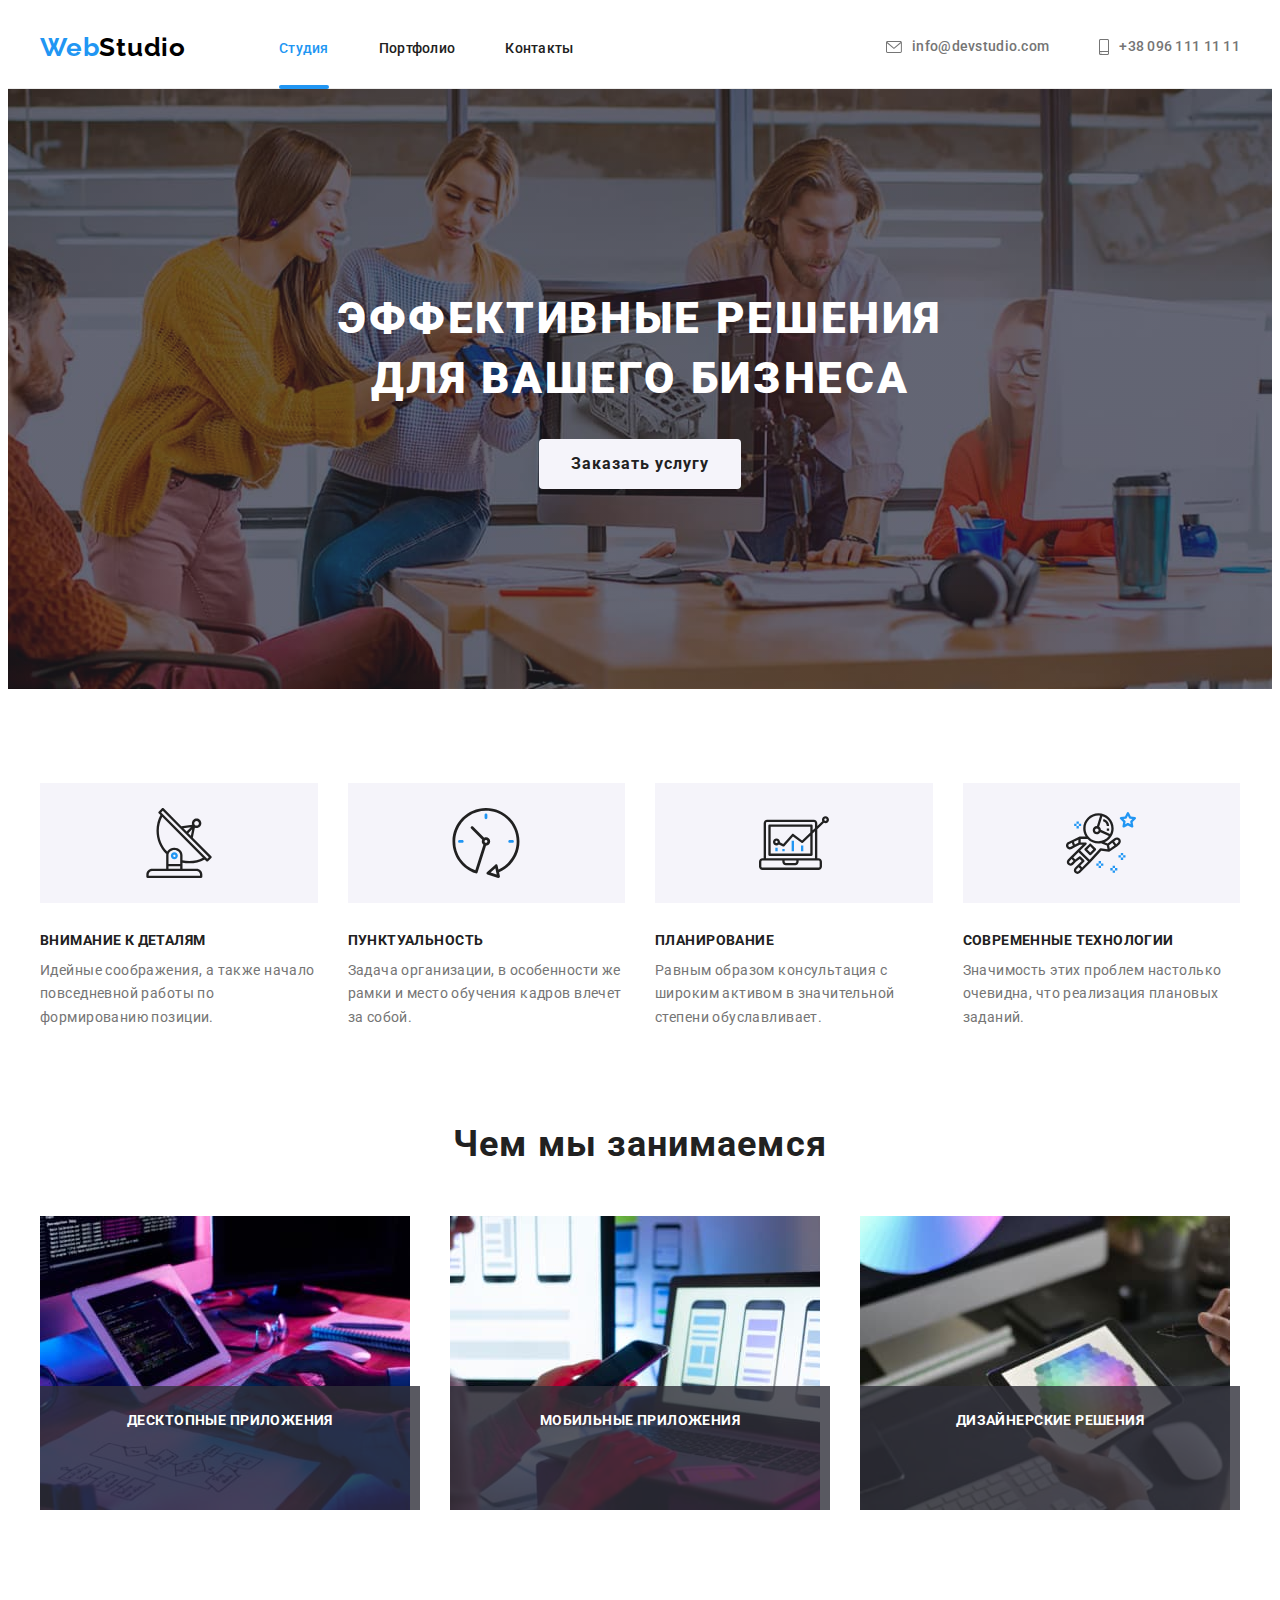
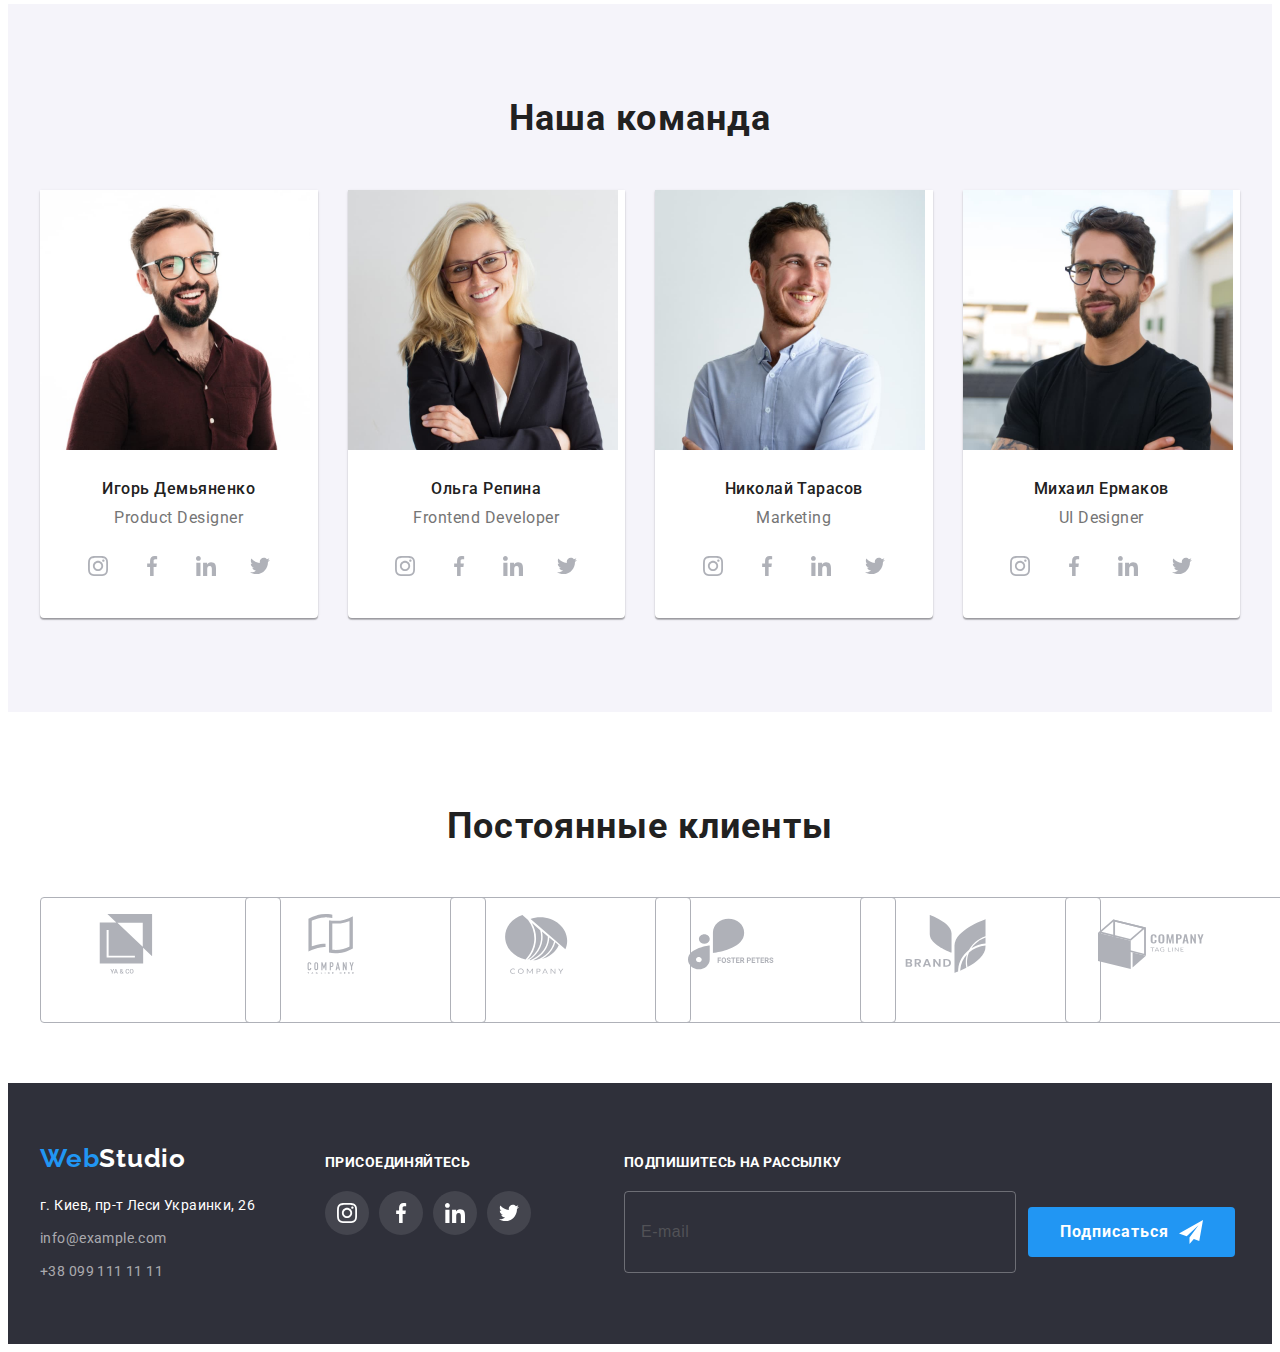
<file: index.html>
<!DOCTYPE html>
<html lang="ru">
  <head>
    <meta charset="UTF-8" />
    <meta http-equiv="X-UA-Compatible" content="IE=edge" />
    <meta name="viewport" content="width=device-width, initial-scale=1.0" />
    <link rel="preconnect" href="https://fonts.googleapis.com" />
    <link rel="preconnect" href="https://fonts.gstatic.com" crossorigin />
    <link
      href="https://fonts.googleapis.com/css2?family=Raleway:wght@700&family=Roboto:wght@400;500;700;900&display=swap"
      rel="stylesheet"
    />
    <title>WebStudio</title>
    <link
      rel="stylesheet"
      href="https://cdnjs.cloudflare.com/ajax/libs/modern-normalize/1.1.0/modern-normalize.min.css"
      integrity="sha512-wpPYUAdjBVSE4KJnH1VR1HeZfpl1ub8YT/NKx4PuQ5NmX2tKuGu6U/JRp5y+Y8XG2tV+wKQpNHVUX03MfMFn9Q=="
      crossorigin="anonymous"
      referrerpolicy="no-referrer"
    />
    <link rel="stylesheet" href="./css/style.css" />
  </head>
  <body>
    <!--Header+logo+nav+tel-->
    <header class="header">
      <div class="container">
        <nav class="header-nav">
          <a href="./index.html" class="header-logo link"
            ><span class="header-logo-main">Web</span>Studio</a
          >
          <ul class="header-list list">
            <li class="header-item">
              <a href="./index.html" class="header-link link current">Студия</a>
            </li>

            <li class="header-item">
              <a href="./portfolio.html" class="header-link link">Портфолио</a>
            </li>

            <li class="header-item">
              <a href="" class="header-link link">Контакты</a>
            </li>
          </ul>
        </nav>

        <ul class="header-list-contacts list">
          <li class="header-item-contacts list">
            <a
              href="mailto:info@devstudio.com"
              class="header-link-contacts link"
            >
              <svg class="mail-icon" width="16" height="12">
                <use href="./images/icons.svg#icon-envelope"></use>
              </svg>
              info@devstudio.com
            </a>
          </li>

          <li class="header-item-contacts list">
            <a href="tel:+380961111111" class="header-link-contacts link">
              <svg class="phone-icon" width="10" height="16">
                <use href="./images/icons.svg#icon-smartphone"></use>
              </svg>
              +38 096 111 11 11</a
            >
          </li>
        </ul>
      </div>
    </header>
    <!--main-->
    <main>
      <!--hero-->
      <section class="hero">
        <div class="container">
          <h1 class="hero-title">Эффективные решения для вашего бизнеса</h1>
          <button type="button" class="hero-btn" data-modal-open>
            Заказать услугу
          </button>
        </div>
      </section>
      <!--osobennosti-->
      <section class="features">
        <div class="container">
          <h2 class="features-title visually-hidden">Наши особенности</h2>
          <ul class="features-list list">
            <li class="features-item">
              <div class="container-icon">
                <svg class="featers-icon" width="70" height="70">
                  <use href="./images/icons.svg#icon-antenna"></use>
                </svg>
              </div>
              <h3 class="features-item-title">Внимание к деталям</h3>
              <p class="featers-item-text">
                Идейные соображения, а также начало повседневной работы по
                формированию позиции.
              </p>
            </li>

            <li class="features-item">
              <div class="container-icon">
                <svg class="featers-icon" width="70" height="70">
                  <use href="./images/icons.svg#icon-clock"></use>
                </svg>
              </div>
              <h3 class="features-item-title">Пунктуальность</h3>
              <p class="featers-item-text">
                Задача организации, в особенности же рамки и место обучения
                кадров влечет за собой.
              </p>
            </li>

            <li class="features-item">
              <div class="container-icon">
                <svg class="featers-icon" width="70" height="70">
                  <use href="./images/icons.svg#icon-diagram"></use>
                </svg>
              </div>
              <h3 class="features-item-title">Планирование</h3>
              <p class="featers-item-text">
                Равным образом консультация с широким активом в значительной
                степени обуславливает.
              </p>
            </li>

            <li class="features-item">
              <div class="container-icon">
                <svg class="featers-icon" width="70" height="70">
                  <use href="./images/icons.svg#icon-astronaut"></use>
                </svg>
              </div>
              <h3 class="features-item-title">Современные технологии</h3>
              <p class="featers-item-text">
                Значимость этих проблем настолько очевидна, что реализация
                плановых заданий.
              </p>
            </li>
          </ul>
        </div>
      </section>
      <!--o nas-->
      <section class="about">
        <div class="container">
          <h2 class="about-title">Чем мы занимаемся</h2>

          <ul class="about-list list">
            <li class="about-item">
              <img
                src="./images/img-1.jpg"
                alt="Кодинг"
                width="370"
                height="294"
              />
              <p class="about-text">Десктопные приложения</p>
            </li>

            <li class="about-item">
              <img
                src="./images/img-2.jpg"
                alt="Мобильноє приложение"
                width="370"
                height="294"
              />
              <p class="about-text">Мобильные приложения</p>
            </li>

            <li class="about-item">
              <img
                src="./images/img-3.jpg"
                alt="Колористика"
                width="370"
                height="294"
              />
              <p class="about-text">Дизайнерские решения</p>
            </li>
          </ul>
        </div>
      </section>
      <!--nasha comanda-->
      <section class="team">
        <div class="container">
          <h2 class="team-title title">Наша команда</h2>
          <ul class="team-list list">
            <li class="team-item">
              <img
                src="./images/img-masters-1.jpg"
                alt="мастера"
                width="270"
                height="260"
                class="team-item-img"
              />
              <div class="container-team">
                <h3 class="team-item-title">Игорь Демьяненко</h3>
                <p lang="en" class="team-item-text">Product Designer</p>
                <ul class="team-soc-list list">
                  <li class="team-soc-item">
                    <a
                      href="https://www.instagram.com"
                      target="_blank"
                      class="team-soc-link link"
                      rel="noopener nofollow noreferrer"
                    >
                      <svg class="team-soc" width="20" height="20">
                        <use href="./images/icons.svg#icon-instagram"></use>
                      </svg>
                    </a>
                  </li>

                  <li class="team-soc-item">
                    <a
                      href="https://www.facebook.com/"
                      target="_blank"
                      class="team-soc-link link"
                      rel="noopener nofollow noreferrer"
                    >
                      <svg class="team-soc" width="20" height="20">
                        <use href="./images/icons.svg#icon-facebook"></use>
                      </svg>
                    </a>
                  </li>

                  <li class="team-soc-item">
                    <a
                      href="https://www.linkedin.com/"
                      target="_blank"
                      class="team-soc-link link"
                      rel="noopener nofollow noreferrer"
                    >
                      <svg class="team-soc" width="20" height="20">
                        <use href="./images/icons.svg#icon-linkedin"></use>
                      </svg>
                    </a>
                  </li>

                  <li class="team-soc-item">
                    <a
                      href="https://www.twitter.com"
                      target="_blank"
                      class="team-soc-link link"
                      rel="noopener nofollow noreferrer"
                    >
                      <svg class="team-soc" width="20" height="20">
                        <use href="./images/icons.svg#icon-twitter"></use>
                      </svg>
                    </a>
                  </li>
                </ul>
              </div>
            </li>

            <li class="team-item">
              <img
                src="./images/img-masters-2.jpg"
                alt="мастера"
                width="270"
                height="260"
                class="team-item-img"
              />
              <div class="container-team">
                <h3 class="team-item-title">Ольга Репина</h3>
                <p lang="en" class="team-item-text">Frontend Developer</p>
                <ul class="team-soc-list list">
                  <li class="team-soc-item">
                    <a
                      href="https://www.instagram.com"
                      target="_blank"
                      class="team-soc-link link"
                      rel="noopener nofollow noreferrer"
                    >
                      <svg class="team-soc" width="20" height="20">
                        <use href="./images/icons.svg#icon-instagram"></use>
                      </svg>
                    </a>
                  </li>

                  <li class="team-soc-item">
                    <a
                      href="https://www.facebook.com/"
                      target="_blank"
                      class="team-soc-link link"
                      rel="noopener nofollow noreferrer"
                    >
                      <svg class="team-soc" width="20" height="20">
                        <use href="./images/icons.svg#icon-facebook"></use>
                      </svg>
                    </a>
                  </li>

                  <li class="team-soc-item">
                    <a
                      href="https://www.linkedin.com/"
                      target="_blank"
                      class="team-soc-link link"
                      rel="noopener nofollow noreferrer"
                    >
                      <svg class="team-soc" width="20" height="20">
                        <use href="./images/icons.svg#icon-linkedin"></use>
                      </svg>
                    </a>
                  </li>

                  <li class="team-soc-item">
                    <a
                      href="https://www.twitter.com"
                      target="_blank"
                      class="team-soc-link link"
                      rel="noopener nofollow noreferrer"
                    >
                      <svg class="team-soc" width="20" height="20">
                        <use href="./images/icons.svg#icon-twitter"></use>
                      </svg>
                    </a>
                  </li>
                </ul>
              </div>
            </li>

            <li class="team-item">
              <img
                src="./images/img-masters-3.jpg"
                alt="мастера"
                width="270"
                height="260"
                class="team-item-img"
              />
              <div class="container-team">
                <h3 class="team-item-title">Николай Тарасов</h3>
                <p lang="en" class="team-item-text">Marketing</p>
                <ul class="team-soc-list list">
                  <li class="team-soc-item">
                    <a
                      href="https://www.instagram.com"
                      target="_blank"
                      class="team-soc-link link"
                      rel="noopener nofollow noreferrer"
                    >
                      <svg class="team-soc" width="20" height="20">
                        <use href="./images/icons.svg#icon-instagram"></use>
                      </svg>
                    </a>
                  </li>

                  <li class="team-soc-item">
                    <a
                      href="https://www.facebook.com/"
                      target="_blank"
                      class="team-soc-link link"
                      rel="noopener nofollow noreferrer"
                    >
                      <svg class="team-soc" width="20" height="20">
                        <use href="./images/icons.svg#icon-facebook"></use>
                      </svg>
                    </a>
                  </li>

                  <li class="team-soc-item">
                    <a
                      href="https://www.linkedin.com/"
                      target="_blank"
                      class="team-soc-link link"
                      rel="noopener nofollow noreferrer"
                    >
                      <svg class="team-soc" width="20" height="20">
                        <use href="./images/icons.svg#icon-linkedin"></use>
                      </svg>
                    </a>
                  </li>

                  <li class="team-soc-item">
                    <a
                      href="https://www.twitter.com"
                      target="_blank"
                      class="team-soc-link link"
                      rel="noopener nofollow noreferrer"
                    >
                      <svg class="team-soc" width="20" height="20">
                        <use href="./images/icons.svg#icon-twitter"></use>
                      </svg>
                    </a>
                  </li>
                </ul>
              </div>
            </li>

            <li class="team-item">
              <img
                src="./images/img-masters-4.jpg"
                alt="мастера"
                width="270"
                height="260"
                class="team-item-img"
              />
              <div class="container-team">
                <h3 class="team-item-title">Михаил Ермаков</h3>
                <p lang="en" class="team-item-text">UI Designer</p>
                <ul class="team-soc-list list">
                  <li class="team-soc-item">
                    <a
                      href="https://www.instagram.com"
                      target="_blank"
                      class="team-soc-link link"
                      rel="noopener nofollow noreferrer"
                    >
                      <svg class="team-soc" width="20" height="20">
                        <use href="./images/icons.svg#icon-instagram"></use>
                      </svg>
                    </a>
                  </li>

                  <li class="team-soc-item">
                    <a
                      href="https://www.facebook.com/"
                      target="_blank"
                      class="team-soc-link link"
                      rel="noopener nofollow noreferrer"
                    >
                      <svg class="team-soc" width="20" height="20">
                        <use href="./images/icons.svg#icon-facebook"></use>
                      </svg>
                    </a>
                  </li>

                  <li class="team-soc-item">
                    <a
                      href="https://www.linkedin.com/"
                      target="_blank"
                      class="team-soc-link link"
                      rel="noopener nofollow noreferrer"
                    >
                      <svg class="team-soc" width="20" height="20">
                        <use href="./images/icons.svg#icon-linkedin"></use>
                      </svg>
                    </a>
                  </li>

                  <li class="team-soc-item">
                    <a
                      href="https://www.twitter.com"
                      target="_blank"
                      class="team-soc-link link"
                      rel="noopener nofollow noreferrer"
                    >
                      <svg class="team-soc" width="20" height="20">
                        <use href="./images/icons.svg#icon-twitter"></use>
                      </svg>
                    </a>
                  </li>
                </ul>
              </div>
            </li>
          </ul>
        </div>
      </section>
      <section class="benefits">
        <div class="container">
          <h2 class="benefits-title">Постоянные клиенты</h2>
          <ul class="benefits-list list">
            <li class="benefits-item">
              <a href="" class="benefits-link link">
                <svg class="benefits-icon" width="106" height="60">
                  <use href="./images/icons.svg#icon-client-1"></use>
                </svg>
              </a>
            </li>

            <li class="benefits-item">
              <a href="" class="benefits-link link">
                <svg class="benefits-icon" width="106" height="60">
                  <use href="./images/icons.svg#icon-client-2"></use>
                </svg>
              </a>
            </li>

            <li class="benefits-item">
              <a href="" class="benefits-link link">
                <svg class="benefits-icon" width="106" height="60">
                  <use href="./images/icons.svg#icon-client-3"></use>
                </svg>
              </a>
            </li>

            <li class="benefits-item">
              <a href="" class="benefits-link link">
                <svg class="benefits-icon" width="106" height="60">
                  <use href="./images/icons.svg#icon-client-4"></use>
                </svg>
              </a>
            </li>

            <li class="benefits-item">
              <a href="" class="benefits-link link">
                <svg class="benefits-icon" width="106" height="60">
                  <use href="./images/icons.svg#icon-client-5"></use>
                </svg>
              </a>
            </li>

            <li class="benefits-item">
              <a href="" class="benefits-link link">
                <svg class="benefits-icon" width="106" height="60">
                  <use href="./images/icons.svg#icon-client-6"></use>
                </svg>
              </a>
            </li>
          </ul>
        </div>
      </section>
    </main>
    <!--footer-->
    <footer class="footer">
      <div class="container">
        <div class="container-address-footer">
          <a href="./index.html" class="footer-logo link"
            ><span class="footer-logo-main">Web</span>Studio</a
          >
          <address class="address">
            <ul class="footer-list list">
              <li class="footer-item-contacts">
                <a
                  href="https://goo.gl/maps/xhthGqDvfBJQsevo6"
                  target="_blank"
                  rel="noopener nofollow noreferrer"
                  class="footer-address-link link"
                  >г. Киев, пр-т Леси Украинки, 26</a
                >
              </li>

              <li class="footer-item-contacts">
                <a
                  href="mailto:info@example.com"
                  class="footer-contacts-link link"
                  >info@example.com</a
                >
              </li>

              <li class="footer-item-contacts">
                <a href="tel:+380991111111" class="footer-contacts-link link"
                  >+38 099 111 11 11</a
                >
              </li>
            </ul>
          </address>
        </div>

        <div class="container-soc-footer">
          <h2 class="footer-title">присоединяйтесь</h2>
          <ul class="footer-soc-list list">
            <li class="footer-soc-item">
              <a
                href="https://www.instagram.com"
                target="_blank"
                class="footer-soc-link link"
                rel="noopener nofollow noreferrer"
              >
                <svg class="footer-soc" width="20" height="20">
                  <use href="./images/icons.svg#icon-instagram"></use>
                </svg>
              </a>
            </li>

            <li class="footer-soc-item">
              <a
                href="https://www.facebook.com/"
                target="_blank"
                class="footer-soc-link link"
                rel="noopener nofollow noreferrer"
              >
                <svg class="footer-soc" width="20" height="20">
                  <use href="./images/icons.svg#icon-facebook"></use>
                </svg>
              </a>
            </li>

            <li class="footer-soc-item">
              <a
                href="https://www.linkedin.com/"
                target="_blank"
                class="footer-soc-link link"
                rel="noopener nofollow noreferrer"
              >
                <svg class="footer-soc" width="20" height="20">
                  <use href="./images/icons.svg#icon-linkedin"></use>
                </svg>
              </a>
            </li>

            <li class="footer-soc-item">
              <a
                href="https://www.twitter.com"
                target="_blank"
                class="footer-soc-link link"
                rel="noopener nofollow noreferrer"
              >
                <svg class="footer-soc" width="20" height="20">
                  <use href="./images/icons.svg#icon-twitter"></use>
                </svg>
              </a>
            </li>
          </ul>
        </div>
        <div class="footer-form">
          <form action="./index.html">
            <h2 class="footer-title">Подпишитесь на рассылку</h2>
            <div class="footer-input-wrap">
              <div class="footer-input">
                <input
                  type="email"
                  id="email-footer"
                  placeholder="E-mail"
                  class="footer-input-field"
                  autocomplete="email"
                />
                <label for="email-footer" class="footer-input-label"></label>
              </div>
              <button type="submit" class="footer-submit">
                Подписаться
                <svg class="footer-submit-icon" width="24" height="24">
                  <use href="./images/icons.svg#icon-send"></use>
                </svg>
              </button>
            </div>
          </form>
        </div>
      </div>
    </footer>
    <div class="backdrop is-hidden" data-modal>
      <div class="modal">
        <button type="button" class="modal-btn-close" data-modal-close>
          <svg class="modal-icon" width="18" height="18">
            <use href="./images/icons.svg#icon-close-btn"></use>
          </svg>
        </button>
        <div class="modal-container-form">
          <h2 class="modal-title">Оставьте свои данные, мы вам перезвоним</h2>
          <form action="./index.html" class="modal-form">
            <div class="modal-input">
              <input type="text" id="name" class="modal-input-field" />
              <label for="name" class="modal-label">Имя</label>
              <svg class="modal-icon-field" width="18" height="18">
                <use href="./images/icons.svg#icon-person-black"></use>
              </svg>
            </div>
            <div class="modal-input">
              <input type="tel" id="tel" class="modal-input-field" />
              <label for="tel" class="modal-label">Телефон</label>
              <svg class="modal-icon-field" width="18" height="18">
                <use href="./images/icons.svg#icon-phone-black"></use>
              </svg>
            </div>
            <div class="modal-input">
              <input type="email" id="email" class="modal-input-field" />
              <label for="email" class="modal-label">Почта</label>
              <svg class="modal-icon-field" width="18" height="18">
                <use href="./images/icons.svg#icon-email-black"></use>
              </svg>
            </div>
            <div class="modal-text-area">
              <textarea
                name="comment"
                id="comment"
                placeholder="Введите текст"
                class="modal-text-area-field"
              ></textarea>
              <label for="comment" class="modal-comment">Комментарий</label>
            </div>
            <div class="modal-privacy">
              <input
                type="checkbox"
                name="privacy"
                id="privacy"
                class="modal-check visually-hidden"
              />
              <label for="privacy" class="modal-privacy-text"
                >Соглашаюсь с рассылкой и принимаю
                <a href="" class="modal-privacy-link">Условия договора</a
                ><svg class="modal-icon-privacy" width="18" height="18">
                  <use href="./images/icons.svg#icon-checbox"></use>
                </svg>
              </label>
            </div>
            <button type="submit" class="modal-submit">Отправить</button>
          </form>
        </div>
      </div>
    </div>
    <script src="./js/modal.js"></script>
  </body>
</html>
</file>
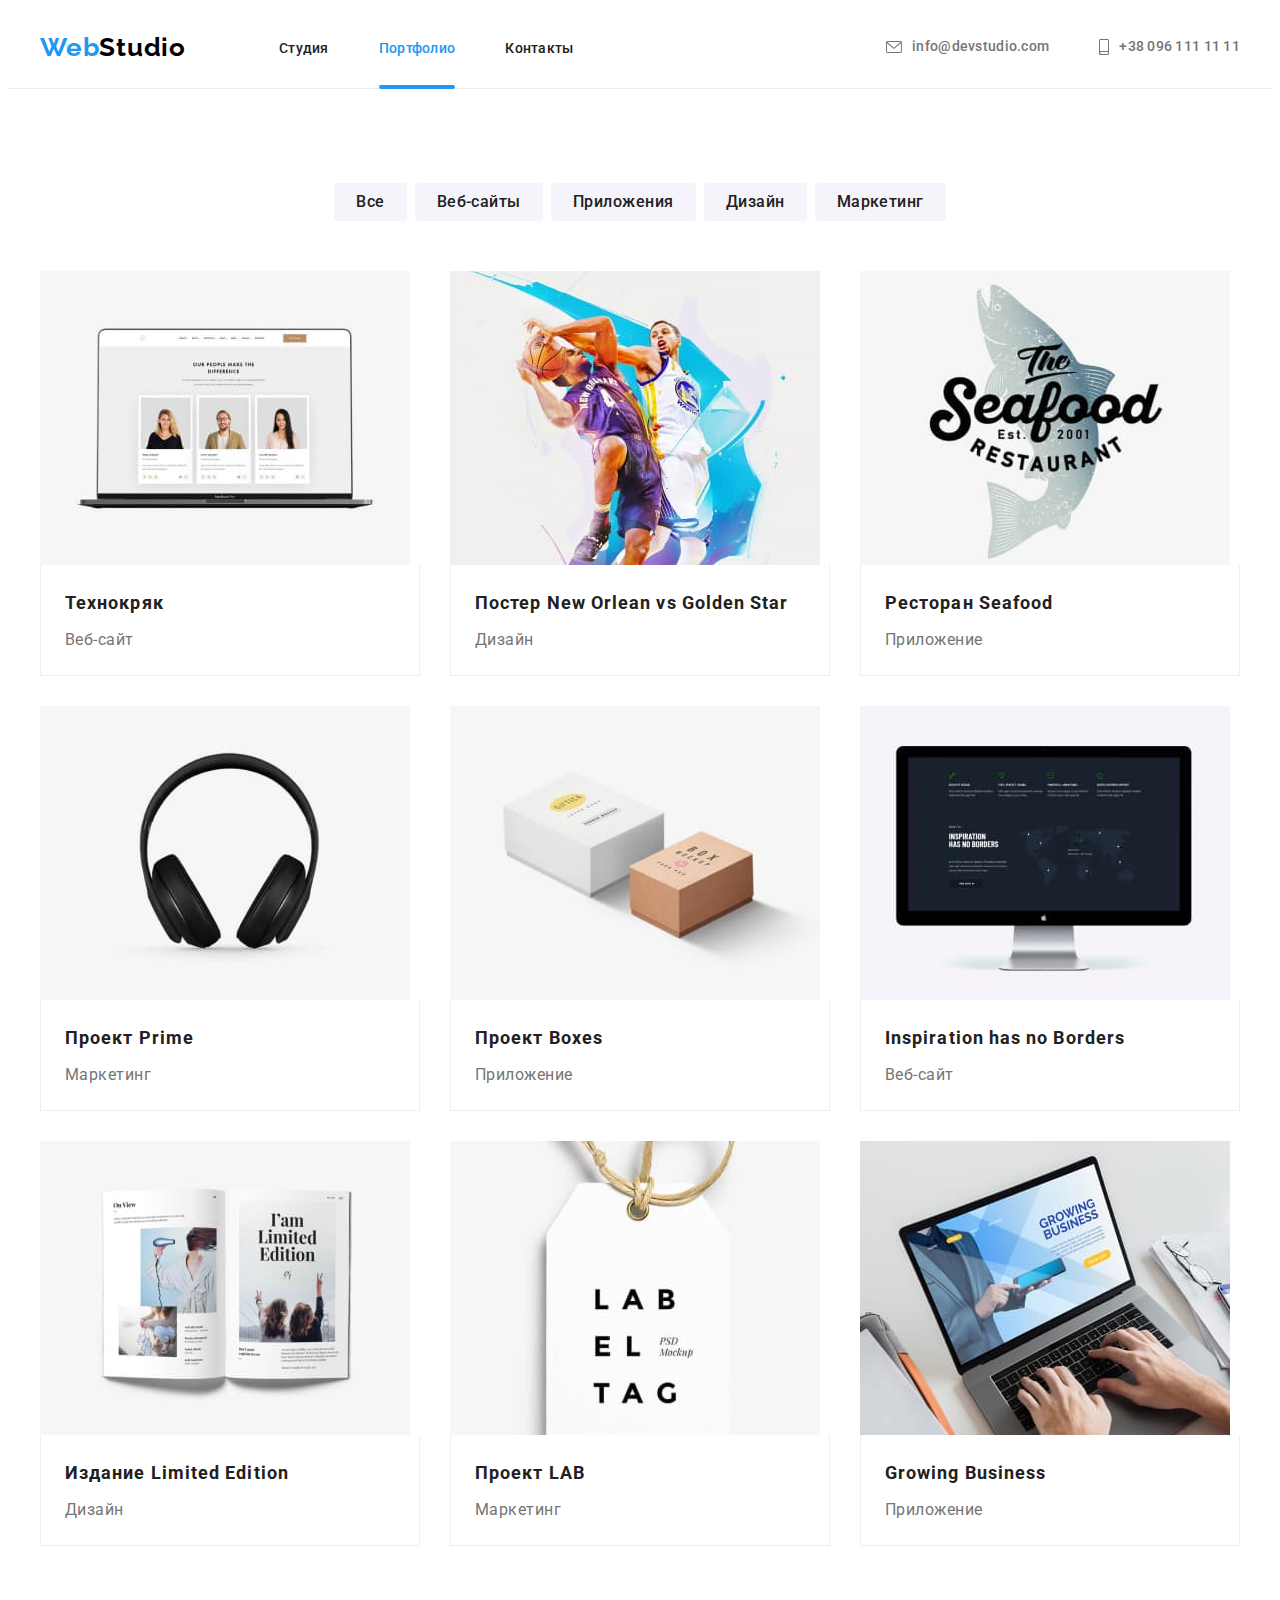
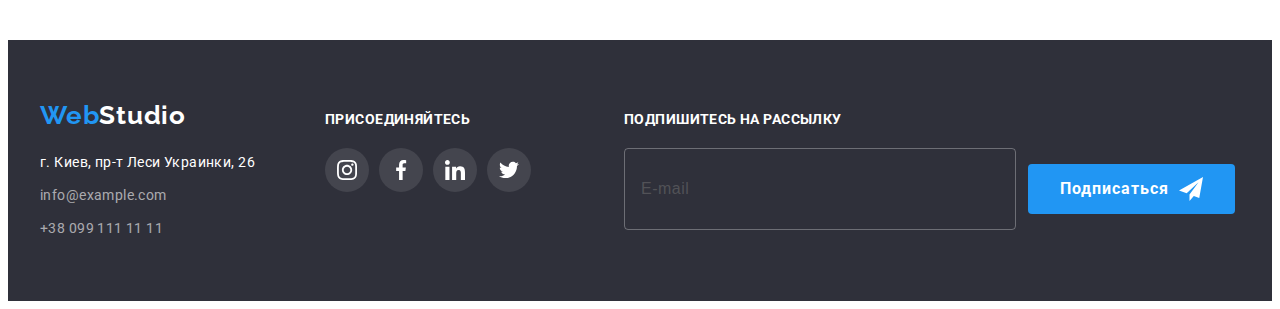
<file: portfolio.html>
<!DOCTYPE html>
<html lang="ru">
  <head>
    <meta charset="UTF-8" />
    <meta http-equiv="X-UA-Compatible" content="IE=edge" />
    <meta name="viewport" content="width=device-width, initial-scale=1.0" />
    <link rel="preconnect" href="https://fonts.googleapis.com" />
    <link rel="preconnect" href="https://fonts.gstatic.com" crossorigin />
    <link
      href="https://fonts.googleapis.com/css2?family=Raleway:wght@700&family=Roboto:wght@400;500;700;900&display=swap"
      rel="stylesheet"
    />
    <title>WebStudio</title>
    <link
      rel="stylesheet"
      href="https://cdnjs.cloudflare.com/ajax/libs/modern-normalize/1.1.0/modern-normalize.min.css"
      integrity="sha512-wpPYUAdjBVSE4KJnH1VR1HeZfpl1ub8YT/NKx4PuQ5NmX2tKuGu6U/JRp5y+Y8XG2tV+wKQpNHVUX03MfMFn9Q=="
      crossorigin="anonymous"
      referrerpolicy="no-referrer"
    />
    <link rel="stylesheet" href="./css/style.css" />
  </head>
  <body>
    <!--Header+logo+nav+tel-->
    <header class="header">
      <div class="container">
        <nav class="header-nav">
          <a href="./index.html" class="header-logo link"
            ><span class="header-logo-main">Web</span>Studio</a
          >
          <ul class="header-list list">
            <li class="header-item">
              <a href="./index.html" class="header-link link">Студия</a>
            </li>

            <li class="header-item">
              <a href="./portfolio.html" class="header-link link current"
                >Портфолио</a
              >
            </li>

            <li class="header-item">
              <a href="" class="header-link link">Контакты</a>
            </li>
          </ul>
        </nav>

        <ul class="header-list-contacts list">
          <li class="header-item-contacts list">
            <a
              href="mailto:info@devstudio.com"
              class="header-link-contacts link"
            >
              <svg class="mail-icon" width="16" height="12">
                <use href="./images/icons.svg#icon-envelope"></use>
              </svg>
              info@devstudio.com
            </a>
          </li>

          <li class="header-item-contacts list">
            <a href="tel:+380961111111" class="header-link-contacts link">
              <svg class="phone-icon" width="10" height="16">
                <use href="./images/icons.svg#icon-smartphone"></use>
              </svg>
              +38 096 111 11 11</a
            >
          </li>
        </ul>
      </div>
    </header>
    <!--main-->
    <main>
      <section class="portfolio">
        <div class="container">
          <h1 class="portfolio-title visually-hidden">Portfolio</h1>

          <ul class="portfolio-list list">
            <li class="portfolio-item">
              <button type="button" class="portfolio-item-btn">Все</button>
            </li>

            <li class="portfolio-item">
              <button type="button" class="portfolio-item-btn">
                Веб-сайты
              </button>
            </li>

            <li class="portfolio-item">
              <button type="button" class="portfolio-item-btn">
                Приложения
              </button>
            </li>

            <li class="portfolio-item">
              <button type="button" class="portfolio-item-btn">Дизайн</button>
            </li>

            <li class="portfolio-item">
              <button type="button" class="portfolio-item-btn">
                Маркетинг
              </button>
            </li>
          </ul>
          <ul class="portfolio-list-card list">
            <li class="portfolio-item-preview">
              <a class="portfolio-link link" href="">
                <div class="portfolio-tumb">
                  <img
                    src="./images/img-portfolio-1.jpg"
                    alt="notebook"
                    width="370"
                    height="294"
                    class="portfolio-item-img"
                  />
                  <p class="portfolio-img-text">
                    Ресурс предлагает комплексные предложения с разным уровнем
                    функционала и сервисов. Все это позволит посетителю получить
                    исчерпывающие сведения о компании или частном лице.
                  </p>
                </div>
                <div class="card-text">
                  <h2 class="portfolio-item-title">Технокряк</h2>
                  <p class="portfolio-item-text">Веб-сайт</p>
                </div>
              </a>
            </li>

            <li class="portfolio-item-preview">
              <a href="" class="portfolio-link link">
                <div class="portfolio-tumb">
                  <img
                    src="./images/img-portfolio-2.jpg"
                    alt="2 man play bascetball"
                    width="370"
                    height="294"
                    class="portfolio-item-img"
                  />
                  <p class="portfolio-img-text">
                    Ресурс предлагает комплексные предложения с разным уровнем
                    функционала и сервисов. Все это позволит посетителю получить
                    исчерпывающие сведения о компании или частном лице.
                  </p>
                </div>
                <div class="card-text">
                  <h2 class="portfolio-item-title">
                    Постер New Orlean vs Golden Star
                  </h2>
                  <p class="portfolio-item-text">Дизайн</p>
                </div>
              </a>
            </li>

            <li class="portfolio-item-preview">
              <a href="" class="portfolio-link link">
                <div class="portfolio-tumb">
                  <img
                    src="./images/img-portfolio-3.jpg"
                    alt="restaurant afisha"
                    width="370"
                    height="294"
                    class="portfolio-item-img"
                  />
                  <p class="portfolio-img-text">
                    Ресурс предлагает комплексные предложения с разным уровнем
                    функционала и сервисов. Все это позволит посетителю получить
                    исчерпывающие сведения о компании или частном лице.
                  </p>
                </div>
                <div class="card-text">
                  <h2 class="portfolio-item-title">Ресторан Seafood</h2>
                  <p class="portfolio-item-text">Приложение</p>
                </div>
              </a>
            </li>

            <li class="portfolio-item-preview">
              <a href="" class="portfolio-link link">
                <div class="portfolio-tumb">
                  <img
                    src="./images/img-portfolio-4.jpg"
                    alt="headphone"
                    width="370"
                    height="294"
                    class="portfolio-item-img"
                  />
                  <p class="portfolio-img-text">
                    Ресурс предлагает комплексные предложения с разным уровнем
                    функционала и сервисов. Все это позволит посетителю получить
                    исчерпывающие сведения о компании или частном лице.
                  </p>
                </div>
                <div class="card-text">
                  <h2 class="portfolio-item-title">Проект Prime</h2>
                  <p class="portfolio-item-text">Маркетинг</p>
                </div>
              </a>
            </li>

            <li class="portfolio-item-preview">
              <a href="" class="portfolio-link link">
                <div class="portfolio-tumb">
                  <img
                    src="./images/img-portfolio-5.jpg"
                    alt="2 Boxes"
                    width="370"
                    height="294"
                    class="portfolio-item-img"
                  />
                  <p class="portfolio-img-text">
                    Ресурс предлагает комплексные предложения с разным уровнем
                    функционала и сервисов. Все это позволит посетителю получить
                    исчерпывающие сведения о компании или частном лице.
                  </p>
                </div>
                <div class="card-text">
                  <h2 class="portfolio-item-title">Проект Boxes</h2>
                  <p class="portfolio-item-text">Приложение</p>
                </div>
              </a>
            </li>

            <li class="portfolio-item-preview">
              <a href="" class="portfolio-link link">
                <div class="portfolio-tumb">
                  <img
                    src="./images/img-portfolio-6.jpg"
                    alt="table pc"
                    width="370"
                    height="294"
                    class="portfolio-item-img"
                  />
                  <p class="portfolio-img-text">
                    Ресурс предлагает комплексные предложения с разным уровнем
                    функционала и сервисов. Все это позволит посетителю получить
                    исчерпывающие сведения о компании или частном лице.
                  </p>
                </div>
                <div class="card-text">
                  <h2 class="portfolio-item-title">
                    Inspiration has no Borders
                  </h2>
                  <p class="portfolio-item-text">Веб-сайт</p>
                </div>
              </a>
            </li>

            <li class="portfolio-item-preview">
              <a href="" class="portfolio-link link">
                <div class="portfolio-tumb">
                  <img
                    src="./images/img-portfolio-7.jpg"
                    alt="open book"
                    width="370"
                    height="294"
                    class="portfolio-item-img"
                  />
                  <p class="portfolio-img-text">
                    Ресурс предлагает комплексные предложения с разным уровнем
                    функционала и сервисов. Все это позволит посетителю получить
                    исчерпывающие сведения о компании или частном лице.
                  </p>
                </div>
                <div class="card-text">
                  <h2 class="portfolio-item-title">Издание Limited Edition</h2>
                  <p class="portfolio-item-text">Дизайн</p>
                </div>
              </a>
            </li>

            <li class="portfolio-item-preview">
              <a href="" class="portfolio-link link">
                <div class="portfolio-tumb">
                  <img
                    src="./images/img-portfolio-8.jpg"
                    alt="label"
                    width="370"
                    height="294"
                    class="portfolio-item-img"
                  />
                  <p class="portfolio-img-text">
                    Ресурс предлагает комплексные предложения с разным уровнем
                    функционала и сервисов. Все это позволит посетителю получить
                    исчерпывающие сведения о компании или частном лице.
                  </p>
                </div>
                <div class="card-text">
                  <h2 class="portfolio-item-title">Проект LAB</h2>
                  <p class="portfolio-item-text">Маркетинг</p>
                </div>
              </a>
            </li>

            <li class="portfolio-item-preview">
              <a href="" class="portfolio-link link">
                <div class="portfolio-tumb">
                  <img
                    src="./images/img-portfolio-9.jpg"
                    alt="notebook with hand"
                    width="370"
                    height="294"
                    class="portfolio-item-img"
                  />
                  <p class="portfolio-img-text">
                    Ресурс предлагает комплексные предложения с разным уровнем
                    функционала и сервисов. Все это позволит посетителю получить
                    исчерпывающие сведения о компании или частном лице.
                  </p>
                </div>
                <div class="card-text">
                  <h2 class="portfolio-item-title">Growing Business</h2>
                  <p class="portfolio-item-text">Приложение</p>
                </div>
              </a>
            </li>
          </ul>
        </div>
      </section>
    </main>
    <!--footer-->
    <footer class="footer">
      <div class="container">
        <div class="container-address-footer">
          <a href="./index.html" class="footer-logo link"
            ><span class="footer-logo-main">Web</span>Studio</a
          >
          <address class="address">
            <ul class="footer-list list">
              <li class="footer-item-contacts">
                <a
                  href="https://goo.gl/maps/xhthGqDvfBJQsevo6"
                  target="_blank"
                  rel="noopener nofollow noreferrer"
                  class="footer-address-link link"
                  >г. Киев, пр-т Леси Украинки, 26</a
                >
              </li>

              <li class="footer-item-contacts">
                <a
                  href="mailto:info@example.com"
                  class="footer-contacts-link link"
                  >info@example.com</a
                >
              </li>

              <li class="footer-item-contacts">
                <a href="tel:+380991111111" class="footer-contacts-link link"
                  >+38 099 111 11 11</a
                >
              </li>
            </ul>
          </address>
        </div>

        <div class="container-soc-footer">
          <h2 class="footer-title">присоединяйтесь</h2>
          <ul class="footer-soc-list list">
            <li class="footer-soc-item">
              <a
                href="https://www.instagram.com"
                target="_blank"
                class="footer-soc-link link"
                rel="noopener nofollow noreferrer"
              >
                <svg class="footer-soc" width="20" height="20">
                  <use href="./images/icons.svg#icon-instagram"></use>
                </svg>
              </a>
            </li>

            <li class="footer-soc-item">
              <a
                href="https://www.facebook.com/"
                target="_blank"
                class="footer-soc-link link"
                rel="noopener nofollow noreferrer"
              >
                <svg class="footer-soc" width="20" height="20">
                  <use href="./images/icons.svg#icon-facebook"></use>
                </svg>
              </a>
            </li>

            <li class="footer-soc-item">
              <a
                href="https://www.linkedin.com/"
                target="_blank"
                class="footer-soc-link link"
                rel="noopener nofollow noreferrer"
              >
                <svg class="footer-soc" width="20" height="20">
                  <use href="./images/icons.svg#icon-linkedin"></use>
                </svg>
              </a>
            </li>

            <li class="footer-soc-item">
              <a
                href="https://www.twitter.com"
                target="_blank"
                class="footer-soc-link link"
                rel="noopener nofollow noreferrer"
              >
                <svg class="footer-soc" width="20" height="20">
                  <use href="./images/icons.svg#icon-twitter"></use>
                </svg>
              </a>
            </li>
          </ul>
        </div>
        <div class="footer-form">
          <form action="">
            <h2 class="footer-title">Подпишитесь на рассылку</h2>
            <div class="footer-input-wrap">
              <div class="footer-input">
                <input
                  type="email"
                  id="email-footer"
                  placeholder="E-mail"
                  class="footer-input-field"
                />
                <label for="email-footer" class="footer-input-label"></label>
              </div>
              <button type="submit" class="footer-submit">
                Подписаться
                <svg class="footer-submit-icon" width="24" height="24">
                  <use href="./images/icons.svg#icon-send"></use>
                </svg>
              </button>
            </div>
          </form>
        </div>
      </div>
    </footer>
  </body>
</html>
</file>
<file: css/style.css>
:root {
  --main-text: #212121;
  --secondary-text: #757575;
  --third-text: #ffffff99;
  --four-text: rgba(117, 117, 117, 0.5);
  --five-text: rgba(255, 255, 255, 0.6);
  --main-title: #ffffff;
  --secondary-title: #212121;
  --accent-color: #2196f3;
  --secondary-color: #000000;
  --third-color: #afb1b8;
  --four-color: #ffffff;
  --main-background: #2f303a;
  --secondary-background: #f5f4fa;
  --third-background: #ffffff;
  --four-background: #e5e5e5;
  --fifth-background: #c4c4c4;
  --six-background: rgba(47, 48, 58, 0.4);
  --seven-backgound: rgba(47, 48, 58, 0.8);
  --eight-background: rgba(33, 150, 243, 0.9);
  --modal-background: rgba(0, 0, 0, 0.2);
  --border-color: rgba(33, 33, 33, 0.2);
  --border-color-second: rgba(255, 255, 255, 0.3);
  --first-margin: 50px;
  --second-margin: 30px;
  --third-margin: 10px;
  --fourth-margin: 60px;
  --fitth-margin: 8px;
  --six-margin: 16px;
  --seven-margin: 70px;
  --first-padding: 94px;
  --box-shadow: 0px 1px 3px rgba(0, 0, 0, 0.12), 0px 1px 1px rgba(0, 0, 0, 0.14),
    0px 2px 1px rgba(0, 0, 0, 0.2);
  --box-shadow-second: 0px 1px 1px rgba(0, 0, 0, 0.12),
    0px 4px 4px rgba(0, 0, 0, 0.06), 1px 4px 6px rgba(0, 0, 0, 0.16);
  --box-shadow-third: 0px 3px 1px rgba(0, 0, 0, 0.1),
    0px 1px 2px rgba(0, 0, 0, 0.08), 0px 2px 2px rgba(0, 0, 0, 0.12);
  --box-shadow-four: 0px 4px 4px rgba(0, 0, 0, 0.15);
  --cubic-bezier: 0.4, 0, 0.2, 1;
}

h1,
h2,
h3,
h4,
h5,
h6,
p {
  margin: 0;
  padding: 0;
}

ul,
ol {
  margin: 0;
  padding: 0;
}

img {
  display: block;
  max-width: 100%;
  height: auto;
}

button {
  cursor: pointer;
  border: transparent;
  border-radius: 4px;

  transition: color 250ms cubic-bezier(var(--cubic-bezier)),
    background-color 250ms cubic-bezier(var(--cubic-bezier));
}

.visually-hidden {
  position: absolute;
  white-space: nowrap;
  width: 1px;
  height: 1px;
  overflow: hidden;
  border: 0;
  padding: 0;
  clip: rect(0 0 0 0);
  clip-path: inset(50%);
  margin: -1px;
}

.container {
  width: 1200px;
  padding-left: 15px;
  padding-right: 15px;
  margin-left: auto;
  margin-right: auto;

  /* border: 1px red solid; */
}

body {
  font-family: "Roboto", sans-serif;
}

.address {
  font-style: normal;
}
.list {
  list-style: none;
}

.link {
  text-decoration: none;
}

.header-list .current {
  color: var(--accent-color);
}

.current::after {
  position: absolute;
  display: block;
  bottom: -32px;
  content: "";
  width: 100%;
  height: 4px;
  border-radius: 2px;
  background-color: var(--accent-color);
}

/* ----------------------------------------------------------------header-------------------------------------------------------------- */
.header {
  padding-top: 24px;
  padding-bottom: 25px;

  background-color: var(--third-background);
  border-bottom: 1px solid #ececec;
}

.header > .container {
  display: flex;
  align-items: center;
}

.header-logo {
  margin-right: 93px;

  font-family: "Raleway", sans-serif;
  font-weight: 700;
  font-size: 26px;
  line-height: 1.19;
  letter-spacing: 0.03em;
  color: var(--secondary-color);

  transition: color 250ms cubic-bezier(var(--cubic-bezier));
}

.header-logo-main {
  color: var(--accent-color);
}

.header-list {
  display: flex;
  align-items: center;
}

.header-nav {
  display: flex;
  align-items: center;
}

.header-item + .header-item {
  margin-left: var(--first-margin);
}

.header-item {
  position: relative;
}

.header-link:hover,
.header-link:focus,
.header-logo:focus,
.header-logo:hover {
  color: var(--accent-color);
}

.header-link {
  font-weight: 500;
  font-size: 14px;
  line-height: 1.14;
  letter-spacing: 0.02em;
  color: var(--main-text);

  transition: color 250ms cubic-bezier(var(--cubic-bezier));
}

.header-list-contacts {
  display: flex;
  margin-left: auto;
  align-items: center;
}

.mail-icon,
.phone-icon {
  color: currentColor;
  margin-right: 10px;
}

.header-item-contacts + .header-item-contacts {
  margin-left: var(--first-margin);
}

.header-link-contacts {
  display: flex;
  align-items: center;
  justify-content: center;
  font-weight: 500;
  font-size: 14px;
  line-height: 1.14;
  letter-spacing: 0.02em;
  color: var(--secondary-text);
  fill: currentColor;

  transition: color 250ms cubic-bezier(var(--cubic-bezier));
}

.header-link-contacts:hover,
.header-link-contacts:focus {
  color: var(--accent-color);
}

/* ----------------------------------------------------------------hero-------------------------------------------------------------- */

.hero {
  padding-top: 200px;
  padding-bottom: 200px;
}

.hero {
  background-color: var(--fifth-background);
  background-image: linear-gradient(
      var(--six-background),
      var(--six-background)
    ),
    url(../images/hero-bg.jpg);
  background-repeat: no-repeat;
  background-position: center;
  max-width: 1600px;
  margin: 0 auto;
}

.hero-title {
  margin-left: auto;
  margin-right: auto;
  width: 696px;
  margin-bottom: var(--second-margin);

  font-weight: 900;
  font-size: 44px;
  line-height: 1.36;
  text-align: center;
  letter-spacing: 0.06em;
  text-transform: uppercase;
  color: var(--main-title);
}

.hero-btn {
  display: block;
  padding: 10px 32px;
  margin-left: auto;
  margin-right: auto;
  min-width: 200px;
  height: 50px;

  font-family: inherit;
  font-weight: 700;
  font-size: 16px;
  line-height: 1.88;
  letter-spacing: 0.06em;
  color: var(--secondary-title);
  border-color: transparent;
  background-color: var(--secondary-background);

  transition: color 250ms cubic-bezier(var(--cubic-bezier)),
    border-color 250ms cubic-bezier(var(--cubic-bezier)),
    background-color 250ms cubic-bezier(var(--cubic-bezier)),
    box-shadow 250ms cubic-bezier(var(--cubic-bezier));
}

.hero-btn:hover,
.hero-btn:focus {
  background-color: var(--accent-color);
  border-color: var(--accent-color);
  color: var(--main-title);
  box-shadow: var(--box-shadow-four);
}

/* ----------------------------------------------------------------features-------------------------------------------------------------- */

.features {
  padding-top: var(--first-padding);
}

.features-list {
  margin-left: calc(-1 * var(--second-margin));
  display: flex;
}

.features-item {
  flex-basis: calc(100% / 4 - var(--second-margin));
  margin-left: var(--second-margin);
}

.container-icon {
  display: flex;
  justify-content: center;
  align-items: center;
  margin-bottom: var(--second-margin);
  height: 120px;

  background-image: linear-gradient(
    var(--secondary-background),
    var(--secondary-background)
  );
}

.featers-icon {
}

.features-item-title {
  margin-bottom: 10px;

  font-weight: 700;
  font-size: 14px;
  line-height: 1.14;
  letter-spacing: 0.03em;
  text-transform: uppercase;
  color: var(--secondary-title);
}
.featers-item-text {
  font-size: 14px;
  line-height: 1.71;
  letter-spacing: 0.03em;
  color: var(--secondary-text);
}

/* ----------------------------------------------------------------about-------------------------------------------------------------- */

.about {
  padding-top: var(--first-padding);
  padding-bottom: var(--first-padding);
}

.about-title {
  margin-bottom: var(--first-margin);

  font-size: 36px;
  line-height: 1.16;
  text-align: center;
  letter-spacing: 0.03em;
  color: var(--secondary-title);
}

.about-list {
  display: flex;
  margin-left: calc(-1 * var(--second-margin));
}

.about-item {
  position: relative;
  flex-basis: calc(100% / 3 - var(--second-margin));
  margin-left: var(--second-margin);
}

.about-text {
  position: absolute;
  bottom: 0;
  width: 100%;
  height: 70px;
  padding-top: 27px;
  padding-bottom: 27px;

  font-weight: 700;
  font-size: 14px;
  line-height: 1.14;
  text-align: center;
  letter-spacing: 0.03em;
  text-transform: uppercase;

  background-color: var(--seven-backgound);
  color: var(--main-title);
}

/* ----------------------------------------------------------------team-------------------------------------------------------------- */

.team {
  padding-top: var(--first-padding);
  padding-bottom: var(--first-padding);

  background-color: var(--secondary-background);
}

.team-title {
  margin-bottom: var(--first-margin);

  font-size: 36px;
  line-height: 1.16;
  text-align: center;
  letter-spacing: 0.03em;
  color: var(--secondary-title);
}

.team-list {
  display: flex;
  margin-left: calc(-1 * var(--second-margin));
}

.team-item {
  flex-basis: calc(100% / 4 - var(--second-margin));
  margin-left: var(--second-margin);

  box-shadow: var(--box-shadow);
  border-radius: 0px 0px 4px 4px;
  background-color: var(--third-background);
}

/* .team-item-img {
} */

.container-team {
  padding-top: var(--second-margin);
  padding-bottom: var(--second-margin);
}

.team-item-title {
  margin-bottom: var(--third-margin);

  font-weight: 500;
  font-size: 16px;
  line-height: 1.18;
  text-align: center;
  letter-spacing: 0.03em;
  color: var(--secondary-title);
}
.team-item-text {
  margin-bottom: var(--six-margin);

  line-height: 1.18;
  text-align: center;
  letter-spacing: 0.03em;
  color: var(--secondary-text);
}

.team-soc-list {
  display: flex;
  justify-content: center;
}

.team-soc-item {
  margin-right: var(--third-margin);
  width: 44px;
  height: 44px;
}

.team-soc-item:last-child {
  margin-right: 0;
}

.team-soc-link {
  display: flex;
  align-items: center;
  justify-content: center;
  width: 100%;
  height: 100%;
  border-radius: 50%;
  color: var(--third-color);
  fill: currentColor;

  transition: fill 250ms cubic-bezier(var(--cubic-bezier)),
    background-color 250ms cubic-bezier(var(--cubic-bezier));
}

.team-soc-link:hover,
.team-soc-link:focus {
  background-color: var(--accent-color);
  fill: var(--third-background);
}

/* ----------------------------------------------------------------benefits------------------------------------------------------------ */

.benefits {
  padding-top: var(--first-padding);
  padding-bottom: var(--first-padding);
}

.benefits-title {
  margin-bottom: var(--first-margin);

  font-size: 36px;
  line-height: 1.16;
  text-align: center;
  letter-spacing: 0.03em;
  color: var(--secondary-title);
}

.benefits-list {
  display: flex;
  align-items: center;
  justify-content: center;
  margin-left: calc(-1 * var(--second-margin));
}

.benefits-item {
  flex-basis: calc(100% / 6 - var(--second-margin));
  margin-left: var(--second-margin);

  width: 170px;
  height: 92px;
}

.benefits-link {
  display: block;
  padding: 16px 32px;
  width: 100%;
  height: 100%;
  color: var(--third-color);
  border: 1px solid var(--third-color);
  border-radius: 4px;
  fill: currentColor;

  transition: fill 250ms cubic-bezier(var(--cubic-bezier)),
    border-color 250ms cubic-bezier(var(--cubic-bezier));
}

.benefits-link:hover,
.benefits-link:focus {
  border-color: var(--accent-color);
  fill: var(--accent-color);
}

/* .benefits-icon {
} */

/* ----------------------------------------------------------------footer-------------------------------------------------------------- */

.footer {
  padding-top: var(--fourth-margin);
  padding-bottom: var(--fourth-margin);

  background-color: var(--main-background);
}

.footer > .container {
  display: flex;
  align-items: baseline;
}

.footer-logo {
  font-family: "Raleway", sans-serif;
  font-weight: 700;
  font-size: 26px;
  line-height: 1.19;
  letter-spacing: 0.03em;
  color: var(--main-title);

  transition: color 250ms cubic-bezier(var(--cubic-bezier));
}

.footer-logo-main {
  color: var(--accent-color);
}

.footer-logo:hover,
.footer-logo:focus {
  color: var(--accent-color);
}

.address {
  margin-top: 20px;
}

.footer-item-contacts + .footer-item-contacts {
  margin-top: 9px;
}

/* .footer-list {
} */

.footer-address-link {
  font-size: 14px;
  line-height: 1.71;
  letter-spacing: 0.03em;
  color: var(--main-title);

  transition: color 250ms cubic-bezier(var(--cubic-bezier));
}
.footer-contacts-link {
  font-size: 14px;
  line-height: 1.71;
  letter-spacing: 0.03em;
  color: var(--third-text);

  transition: color 250ms cubic-bezier(var(--cubic-bezier));
}

.footer-address-link:hover,
.footer-address-link:focus,
.footer-contacts-link:hover,
.footer-contacts-link:focus {
  color: var(--accent-color);
}

.container-soc-footer {
  margin-left: var(--seven-margin);
}

.footer-title {
  margin-bottom: 20px;

  font-size: 14px;
  line-height: 1.14;
  letter-spacing: 0.03em;
  text-transform: uppercase;
  color: var(--main-title);
}

.footer-soc-list {
  display: flex;
  justify-content: center;
}

.footer-soc-item {
  margin-right: var(--third-margin);
  width: 44px;
  height: 44px;
}

.footer-soc-item:last-child {
  margin-right: 0;
}

.footer-soc-link {
  display: flex;
  align-items: center;
  justify-content: center;
  width: 100%;
  height: 100%;
  border-radius: 50%;
  background: rgba(255, 255, 255, 0.1);
  color: var(--main-title);
  fill: currentColor;

  transition: background-color 250ms cubic-bezier(var(--cubic-bezier));
}

.footer-soc-link:hover,
.footer-soc-link:focus {
  background-color: var(--accent-color);
  border-radius: 50%;
}

.footer-form {
  margin-left: 93px;
}

.footer-input-wrap {
  display: flex;
  flex-wrap: wrap;
  align-items: center;
  justify-content: center;
}

.footer-input-field {
  padding: 15px 16px;
  width: 358px;
  height: 50px;
  border: 1px solid var(--border-color-second);
  border-radius: 4px;
  font-size: 16px;
  line-height: 1.25;
  letter-spacing: 0.03em;
  color: var(--five-text);
  background-color: transparent;
  outline: none;
}

.footer-input-field::placeholder {
  color: var(--four-text);
}

.footer-input-field input:-webkit-autofill {
  background-color: var(--fifth-background);
  color: var(--five-text);
}

.footer-input-field:focus,
.footer-input-field:hover {
  border-color: var(--accent-color);
}

.footer-input-field:-webkit-autofill {
  background-color: #ffffff;
}

.footer-submit {
  display: flex;
  align-items: center;
  justify-content: center;
  margin: 0 auto;
  margin-left: 12px;
  padding: 10px 32px;
  min-width: 200px;
  min-height: 50px;

  font-family: inherit;
  font-weight: 700;
  font-size: 16px;
  line-height: 1.88;
  letter-spacing: 0.06em;
  color: var(--main-title);
  border-color: transparent;
  background-color: var(--accent-color);

  transition: color 250ms cubic-bezier(var(--cubic-bezier)),
    background-color 250ms cubic-bezier(var(--cubic-bezier)),
    box-shadow 250ms cubic-bezier(var(--cubic-bezier));
}

.footer-submit-icon {
  margin-left: 10px;
  fill: currentColor;
}

.footer-submit:hover,
.footer-submit:focus {
  color: var(--accent-color);
  background-color: var(--secondary-background);
  box-shadow: var(--box-shadow-four);
}

/* ----------------------------------------------------------------portfolio-------------------------------------------------------------- */

.portfolio {
  padding-top: var(--first-padding);
  padding-bottom: var(--first-padding);
}

.portfolio-list {
  display: flex;
  justify-content: center;
  margin-bottom: var(--first-margin);
}

.portfolio-item + .portfolio-item {
  margin-left: var(--fitth-margin);
}
.portfolio-item-btn {
  padding: 6px 22px;

  font-family: inherit;
  font-weight: 500;
  font-size: 16px;
  line-height: 1.62;
  text-align: center;
  letter-spacing: 0.03em;
  color: var(--secondary-title);
  border-radius: 4px;
  border-color: transparent;
  background-color: var(--secondary-background);
  transition: background-color 250ms cubic-bezier(var(--cubic-bezier)),
    color 250ms cubic-bezier(var(--cubic-bezier)),
    border-color 250ms cubic-bezier(var(--cubic-bezier)),
    box-shadow 250ms cubic-bezier(var(--cubic-bezier));
}

.portfolio-item-btn:hover,
.portfolio-item-btn:focus {
  color: var(--main-title);
  background-color: var(--accent-color);
  border-color: var(--accent-color);
  box-shadow: var(--box-shadow-third);
}

.portfolio-list-card {
  display: flex;
  flex-wrap: wrap;
  margin-left: calc(-1 * var(--second-margin));
  margin-top: calc(-1 * var(--second-margin));
}

.portfolio-item-preview {
  flex-basis: calc(100% / 3 - var(--second-margin));
  margin-left: var(--second-margin);
  margin-top: var(--second-margin);
}

/* .portfolio-item-preview:hover .portfolio-img-text,
.portfolio-item-preview:focus .portfolio-img-text, */
.portfolio-link:focus .portfolio-img-text,
.portfolio-link:hover .portfolio-img-text {
  transform: translateY(0);
}

.portfolio-tumb {
  position: relative;
  overflow: hidden;
}

.portfolio-img-text {
  position: absolute;
  transform: translateY(120%);
  top: 0;
  left: 0;
  width: 100%;
  height: 100%;
  padding: 63px 24px;

  font-size: 18px;
  line-height: 1.56;
  letter-spacing: 0.03em;
  color: var(--main-title);
  background-color: var(--eight-background);

  transition: transform 250ms cubic-bezier(var(--cubic-bezier));
}

.card-text {
  padding: 20px 24px;
  border: 1px solid #eeeeee;
  border-top: none;
}

.portfolio-item-title {
  margin-bottom: 4px;

  font-size: 18px;
  line-height: 2;
  letter-spacing: 0.06em;
  color: var(--secondary-title);
}

.portfolio-item-text {
  line-height: 1.88;
  letter-spacing: 0.03em;
  color: var(--secondary-text);
}

.portfolio-link {
  display: block;
  transition: box-shadow 250ms cubic-bezier(var(--cubic-bezier));
}

.portfolio-link:hover,
.portfolio-link:focus {
  box-shadow: var(--box-shadow-second);
}

.backdrop {
  position: fixed;
  top: 0;
  width: 100%;
  height: 100%;
  opacity: 1;
  background-color: var(--modal-background);

  transition: opacity 250ms cubic-bezier(var(--cubic-bezier)),
    visibility 250ms cubic-bezier(var(--cubic-bezier));
}

.backdrop.is-hidden .modal {
  transform: translate(-50%, -50%) scale(2);
}

.is-hidden {
  visibility: hidden;
  opacity: 0;
  pointer-events: none;
}

.modal {
  position: absolute;
  top: 50%;
  left: 50%;
  opacity: 1;
  transform: translate(-50%, -50%) scale(1);
  min-width: 528px;
  min-height: 581px;
  box-shadow: 0px 1px 3px rgba(0, 0, 0, 0.12), 0px 1px 1px rgba(0, 0, 0, 0.14),
    0px 2px 1px rgba(0, 0, 0, 0.2);
  border-radius: 4px;
  background-color: var(--third-background);

  transition: opacity 250ms cubic-bezier(var(--cubic-bezier)),
    transform 250ms cubic-bezier(var(--cubic-bezier));
}

.modal-btn-close {
  position: absolute;
  display: flex;
  align-items: center;
  justify-content: center;
  top: 14px;
  right: 14px;
  width: 30px;
  height: 30px;
  border-radius: 50%;
  background-color: transparent;
  border: 1px solid rgba(0, 0, 0, 0.1);

  transition: fill 250ms cubic-bezier(var(--cubic-bezier)),
    border-color 250ms cubic-bezier(var(--cubic-bezier));
}

.modal-btn-close:hover,
.modal-btn-close:focus {
  fill: var(--accent-color);
  border-color: var(--accent-color);
}

.modal-container-form {
  padding: 40px;
}

.modal-title {
  margin-bottom: 30px;

  font-size: 20px;
  line-height: 1.15;
  text-align: center;
  letter-spacing: 0.03em;
  color: var(--main-text);
}

.modal-input {
  position: relative;
  display: flex;
  align-items: center;
  margin-bottom: 28px;
}

.modal-label {
  position: absolute;
  top: -4px;
  transform: translateY(-100%);
  left: 0;
  font-size: 12px;
  line-height: 1.16;
  letter-spacing: 0.01em;
  color: var(--secondary-text);
}

.modal-input-field {
  flex-grow: 1;
  padding: 12px 12px 12px 42px;
  min-height: 40px;
  border: 1px solid var(--border-color);
  border-radius: 4px;

  transition: border-color 250ms cubic-bezier(var(--cubic-bezier));

  outline: none;
}

.modal-icon-field {
  position: absolute;
  left: 12px;
  width: 18px;
  height: 18px;
  color: var(--main-text);
  fill: currentColor;
  background-color: transparent;

  transition: fill 250ms cubic-bezier(var(--cubic-bezier));
}

.modal-input-field:focus ~ .modal-icon-field {
  border-color: var(--accent-color);
  color: var(--accent-color);
  fill: var(--accent-color);
}

.modal-input-field:hover ~ .modal-icon-field {
  fill: var(--accent-color);
}

.modal-input-field:focus,
.modal-input-field:hover {
  border-color: var(--accent-color);
}

/* code for note backgroun with use aftofill */
/* input:-webkit-autofill,
input:-webkit-autofill:hover,
input:-webkit-autofill:focus,
textarea:-webkit-autofill,
textarea:-webkit-autofill:hover,
textarea:-webkit-autofill:focus,
select:-webkit-autofill,
select:-webkit-autofill:hover,
select:-webkit-autofill:focus {
  border: 1px solid var(--accent-color);
  -webkit-text-fill-color: var(--main-text);
  background-color: var(--secondary-background) important;
  transition: background-color 250ms ease-in-out 0s;
} */
/* end code for autofill */

.modal-text-area {
  display: flex;
  position: relative;
  margin-bottom: 20px;
}

.modal-text-area-field {
  flex-grow: 1;
  padding: 12px 16px;
  min-height: 120px;
  font-size: 14px;
  line-height: 1.14;
  letter-spacing: 0.01em;
  border: 1px solid var(--border-color);
  border-radius: 4px;
  resize: none;
  outline: none;

  transition: border-color 250ms cubic-bezier(var(--cubic-bezier));
}

.modal-text-area-field:focus,
.modal-text-area-field:hover {
  border-color: var(--accent-color);
}

.modal-text-area-field::placeholder {
  color: var(--four-text);
}

.modal-comment {
  position: absolute;
  top: -4px;
  transform: translateY(-100%);
  left: 0;
  font-size: 12px;
  line-height: 1.16;
  letter-spacing: 0.01em;
  color: var(--secondary-text);
}

.modal-privacy {
  position: relative;
  margin-bottom: 30px;
}

.modal-privacy-text {
  margin-left: 36px;
  font-size: 14px;
  line-height: 1.71;
  letter-spacing: 0.03em;
  color: var(--secondary-text);
}

.modal-privacy-link {
  color: var(--accent-color);
}

.modal-icon-privacy {
  position: absolute;
  top: 2px;
  left: 12px;
  border: 2px solid var(--main-text);
  border-radius: 2px;
  fill: transparent;

  transition: fill 250ms cubic-bezier(var(--cubic-bezier)),
    border-color 250ms cubic-bezier(var(--cubic-bezier)),
    background-color 250ms cubic-bezier(var(--cubic-bezier));
}

.modal-check:checked + .modal-privacy-text .modal-icon-privacy {
  background-color: var(--accent-color);
  border-color: var(--accent-color);
  fill: var(--four-color);
}

.modal-submit {
  display: flex;
  align-items: center;
  justify-content: center;
  margin: 0 auto;
  padding: 10px 32px;
  min-width: 200px;
  min-height: 50px;

  font-family: inherit;
  font-weight: 700;
  font-size: 16px;
  line-height: 1.88;
  letter-spacing: 0.06em;
  color: var(--secondary-title);
  border-color: transparent;
  background-color: var(--secondary-background);

  transition: color 250ms cubic-bezier(var(--cubic-bezier)),
    border-color 250ms cubic-bezier(var(--cubic-bezier)),
    background-color 250ms cubic-bezier(var(--cubic-bezier)),
    box-shadow 250ms cubic-bezier(var(--cubic-bezier));
}

.modal-submit:hover,
.modal-submit:focus {
  background-color: var(--accent-color);
  border-color: var(--accent-color);
  color: var(--main-title);
  box-shadow: var(--box-shadow-four);
}

.no-scroll {
  overflow: hidden;
}
</file>
